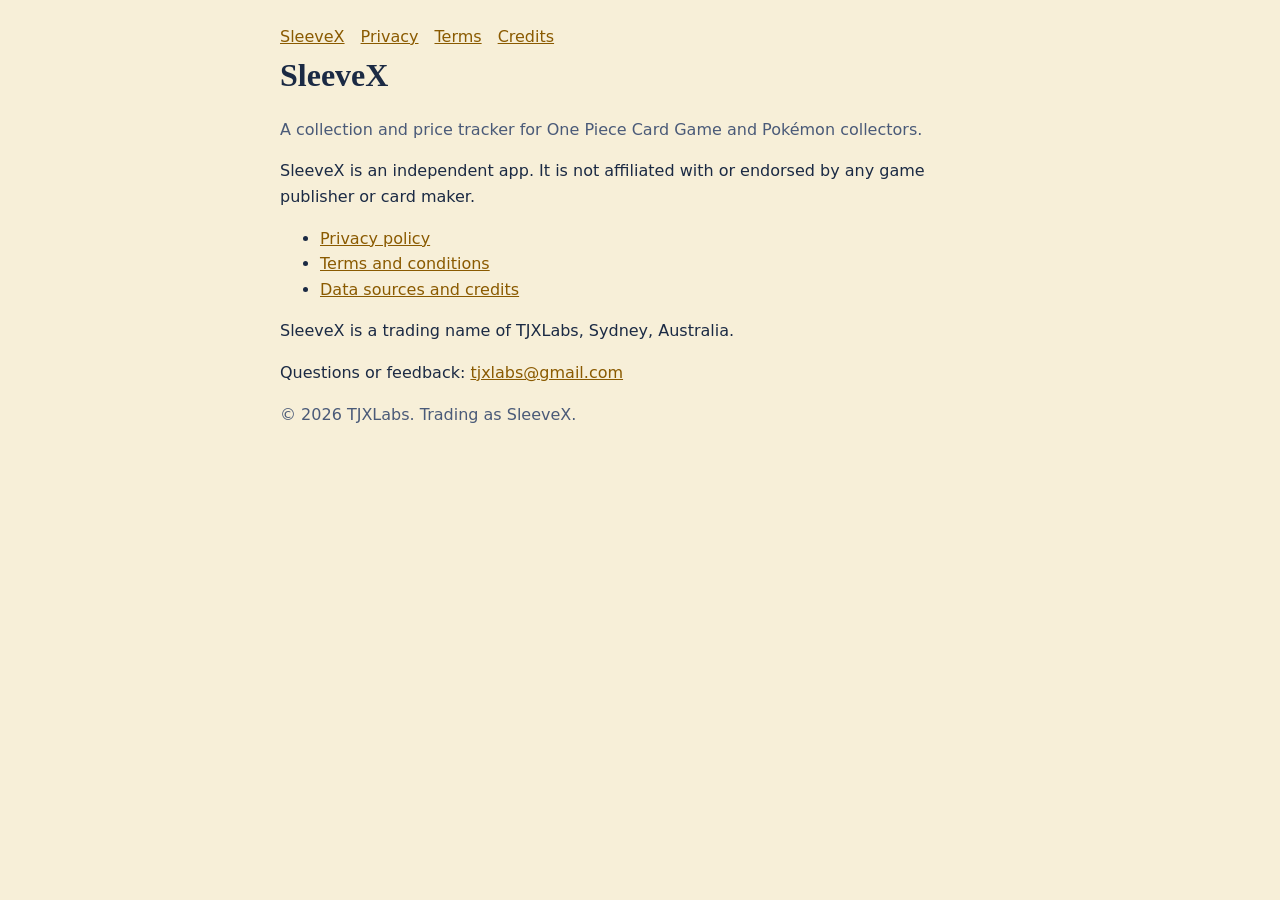
<file: index.html>
<!doctype html>
<html lang="en"><head><meta charset="utf-8"><meta name="viewport" content="width=device-width,initial-scale=1">
<title>SleeveX by TJXLabs</title><link rel="stylesheet" href="style.css"></head>
<body><main>
<nav><a href="index.html">SleeveX</a><a href="privacy.html">Privacy</a><a href="terms.html">Terms</a><a href="credits.html">Credits</a></nav>
<h1>SleeveX</h1><p class="muted">A collection and price tracker for One Piece Card Game and Pokémon collectors.</p>
<p>SleeveX is an independent app. It is not affiliated with or endorsed by any game publisher or card maker.</p>
<ul><li><a href="privacy.html">Privacy policy</a></li><li><a href="terms.html">Terms and conditions</a></li><li><a href="credits.html">Data sources and credits</a></li></ul>
<p>SleeveX is a trading name of TJXLabs, Sydney, Australia.</p>
<p>Questions or feedback: <a href="mailto:tjxlabs@gmail.com">tjxlabs@gmail.com</a></p>
<p class="muted">&copy; 2026 TJXLabs. Trading as SleeveX.</p>
</main></body></html>
</file>
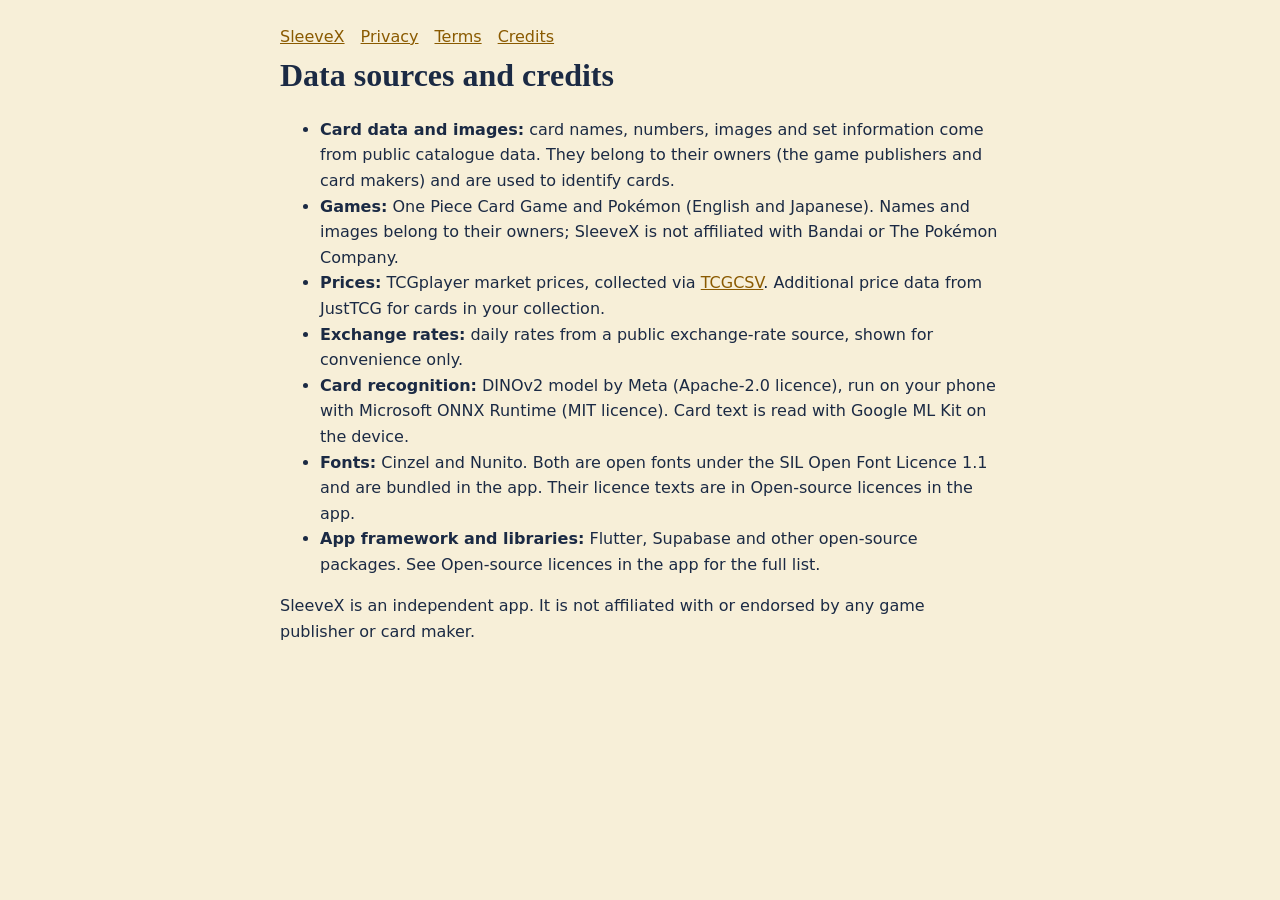
<file: credits.html>
<!doctype html>
<html lang="en"><head><meta charset="utf-8"><meta name="viewport" content="width=device-width,initial-scale=1">
<title>Data sources and credits · SleeveX</title><link rel="stylesheet" href="style.css"></head>
<body><main>
<nav><a href="index.html">SleeveX</a><a href="privacy.html">Privacy</a><a href="terms.html">Terms</a><a href="credits.html">Credits</a></nav>
<h1>Data sources and credits</h1>
<ul>
<li><b>Card data and images:</b> card names, numbers, images and set information come from public catalogue data. They belong to their owners (the game publishers and card makers) and are used to identify cards.</li>
<li><b>Games:</b> One Piece Card Game and Pokémon (English and Japanese). Names and images belong to their owners; SleeveX is not affiliated with Bandai or The Pokémon Company.</li>
<li><b>Prices:</b> TCGplayer market prices, collected via <a href="https://tcgcsv.com">TCGCSV</a>. Additional price data from JustTCG for cards in your collection.</li>
<li><b>Exchange rates:</b> daily rates from a public exchange-rate source, shown for convenience only.</li>
<li><b>Card recognition:</b> DINOv2 model by Meta (Apache-2.0 licence), run on your phone with Microsoft ONNX Runtime (MIT licence). Card text is read with Google ML Kit on the device.</li>
<li><b>Fonts:</b> Cinzel and Nunito. Both are open fonts under the SIL Open Font Licence 1.1 and are bundled in the app. Their licence texts are in Open-source licences in the app.</li>
<li><b>App framework and libraries:</b> Flutter, Supabase and other open-source packages. See Open-source licences in the app for the full list.</li>
</ul>
<p>SleeveX is an independent app. It is not affiliated with or endorsed by any game publisher or card maker.</p>
</main></body></html>
</file>
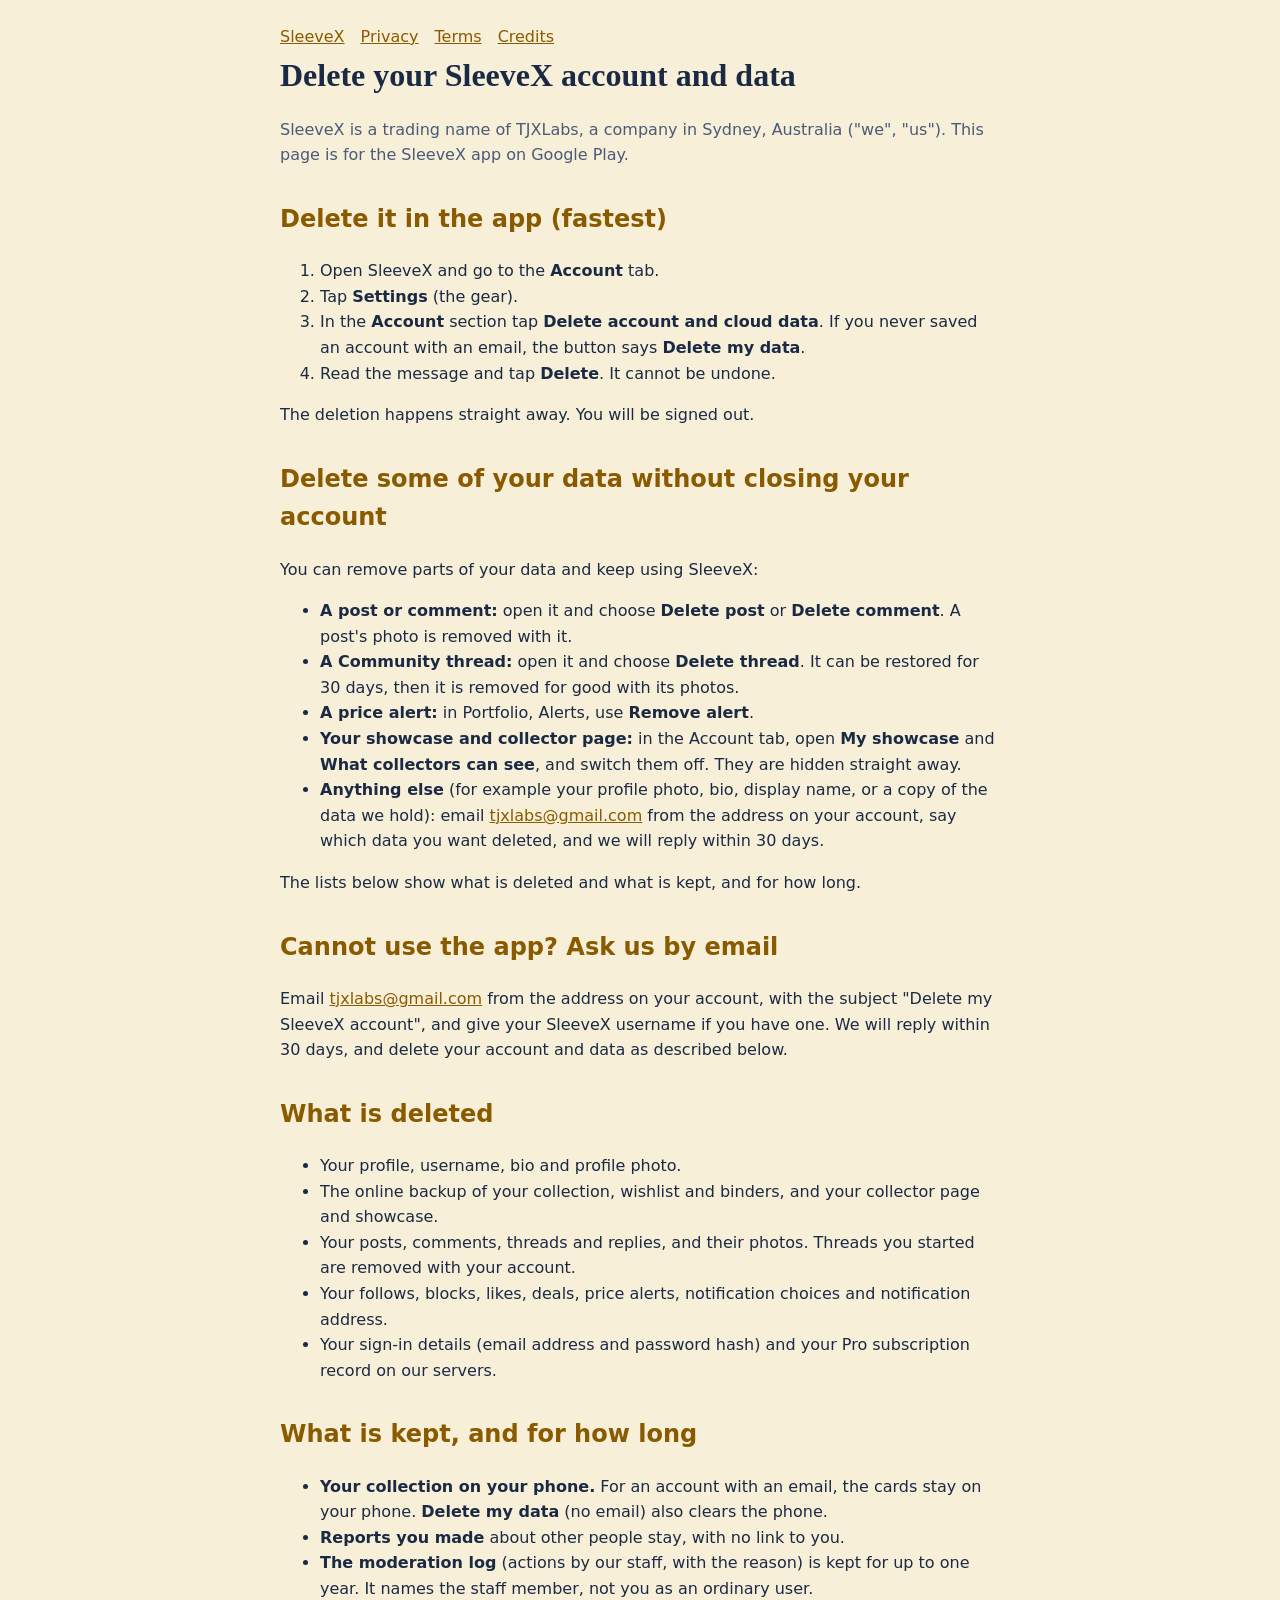
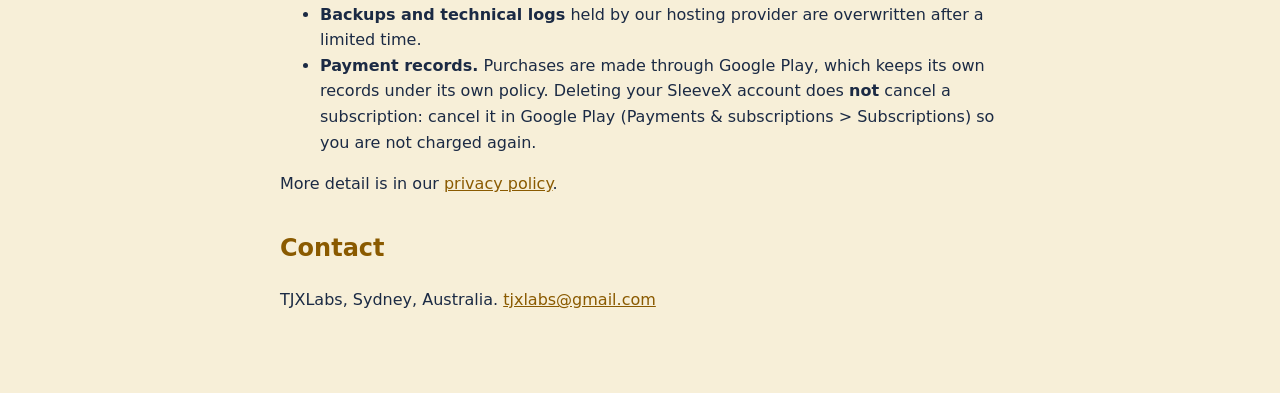
<file: delete.html>
<!doctype html>
<html lang="en"><head><meta charset="utf-8"><meta name="viewport" content="width=device-width,initial-scale=1">
<title>Delete your account · SleeveX</title><link rel="stylesheet" href="style.css"></head>
<body><main>
<nav><a href="index.html">SleeveX</a><a href="privacy.html">Privacy</a><a href="terms.html">Terms</a><a href="credits.html">Credits</a></nav>
<h1>Delete your SleeveX account and data</h1><p class="muted">SleeveX is a trading name of TJXLabs, a company in Sydney, Australia ("we", "us"). This page is for the SleeveX app on Google Play.</p>
<h2>Delete it in the app (fastest)</h2>
<ol>
<li>Open SleeveX and go to the <b>Account</b> tab.</li>
<li>Tap <b>Settings</b> (the gear).</li>
<li>In the <b>Account</b> section tap <b>Delete account and cloud data</b>. If you never saved an account with an email, the button says <b>Delete my data</b>.</li>
<li>Read the message and tap <b>Delete</b>. It cannot be undone.</li>
</ol>
<p>The deletion happens straight away. You will be signed out.</p>
<h2 id="some">Delete some of your data without closing your account</h2>
<p>You can remove parts of your data and keep using SleeveX:</p>
<ul>
<li><b>A post or comment:</b> open it and choose <b>Delete post</b> or <b>Delete comment</b>. A post's photo is removed with it.</li>
<li><b>A Community thread:</b> open it and choose <b>Delete thread</b>. It can be restored for 30 days, then it is removed for good with its photos.</li>
<li><b>A price alert:</b> in Portfolio, Alerts, use <b>Remove alert</b>.</li>
<li><b>Your showcase and collector page:</b> in the Account tab, open <b>My showcase</b> and <b>What collectors can see</b>, and switch them off. They are hidden straight away.</li>
<li><b>Anything else</b> (for example your profile photo, bio, display name, or a copy of the data we hold): email <a href="mailto:tjxlabs@gmail.com">tjxlabs@gmail.com</a> from the address on your account, say which data you want deleted, and we will reply within 30 days.</li>
</ul>
<p>The lists below show what is deleted and what is kept, and for how long.</p>
<h2>Cannot use the app? Ask us by email</h2>
<p>Email <a href="mailto:tjxlabs@gmail.com">tjxlabs@gmail.com</a> from the address on your account, with the subject "Delete my SleeveX account", and give your SleeveX username if you have one. We will reply within 30 days, and delete your account and data as described below.</p>
<h2>What is deleted</h2>
<ul>
<li>Your profile, username, bio and profile photo.</li>
<li>The online backup of your collection, wishlist and binders, and your collector page and showcase.</li>
<li>Your posts, comments, threads and replies, and their photos. Threads you started are removed with your account.</li>
<li>Your follows, blocks, likes, deals, price alerts, notification choices and notification address.</li>
<li>Your sign-in details (email address and password hash) and your Pro subscription record on our servers.</li>
</ul>
<h2>What is kept, and for how long</h2>
<ul>
<li><b>Your collection on your phone.</b> For an account with an email, the cards stay on your phone. <b>Delete my data</b> (no email) also clears the phone.</li>
<li><b>Reports you made</b> about other people stay, with no link to you.</li>
<li><b>The moderation log</b> (actions by our staff, with the reason) is kept for up to one year. It names the staff member, not you as an ordinary user.</li>
<li><b>Backups and technical logs</b> held by our hosting provider are overwritten after a limited time.</li>
<li><b>Payment records.</b> Purchases are made through Google Play, which keeps its own records under its own policy. Deleting your SleeveX account does <b>not</b> cancel a subscription: cancel it in Google Play (Payments &amp; subscriptions &gt; Subscriptions) so you are not charged again.</li>
</ul>
<p>More detail is in our <a href="privacy.html">privacy policy</a>.</p>
<h2>Contact</h2>
<p>TJXLabs, Sydney, Australia. <a href="mailto:tjxlabs@gmail.com">tjxlabs@gmail.com</a></p>
</main></body></html>
</file>
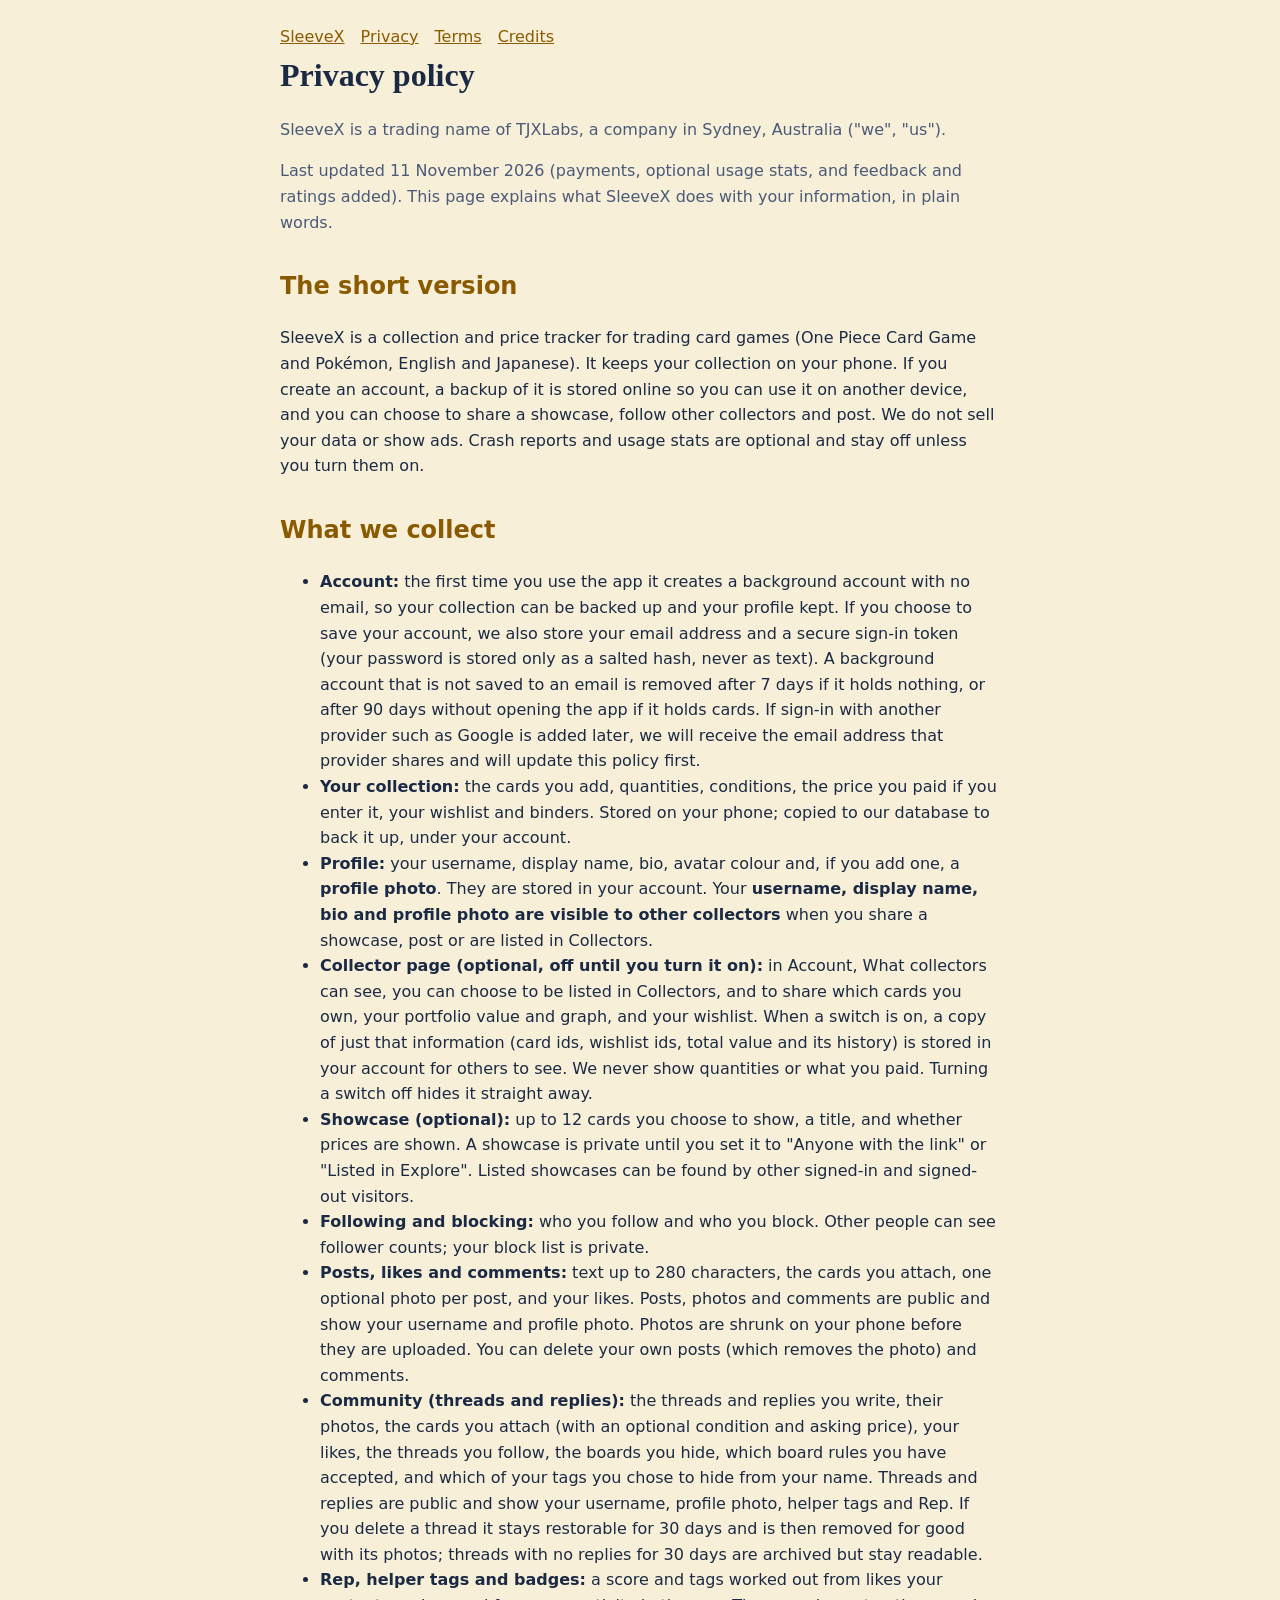
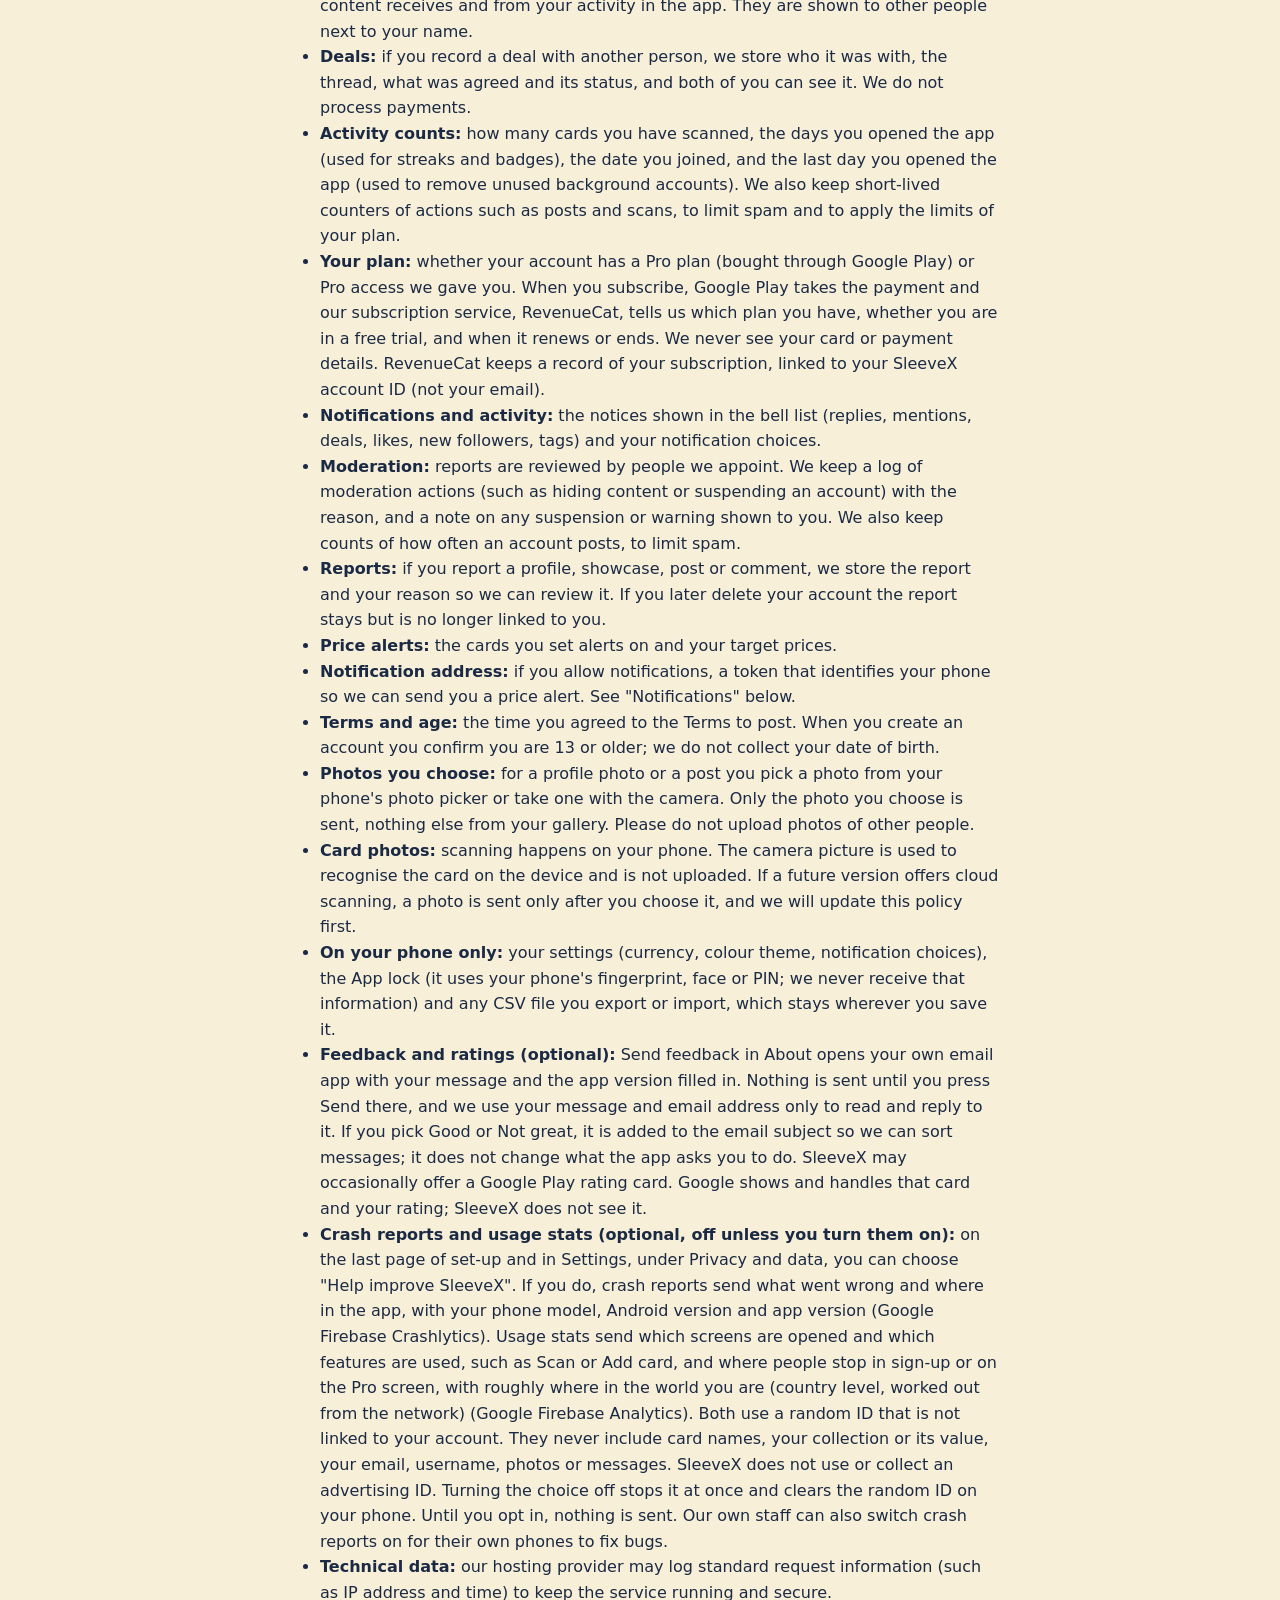
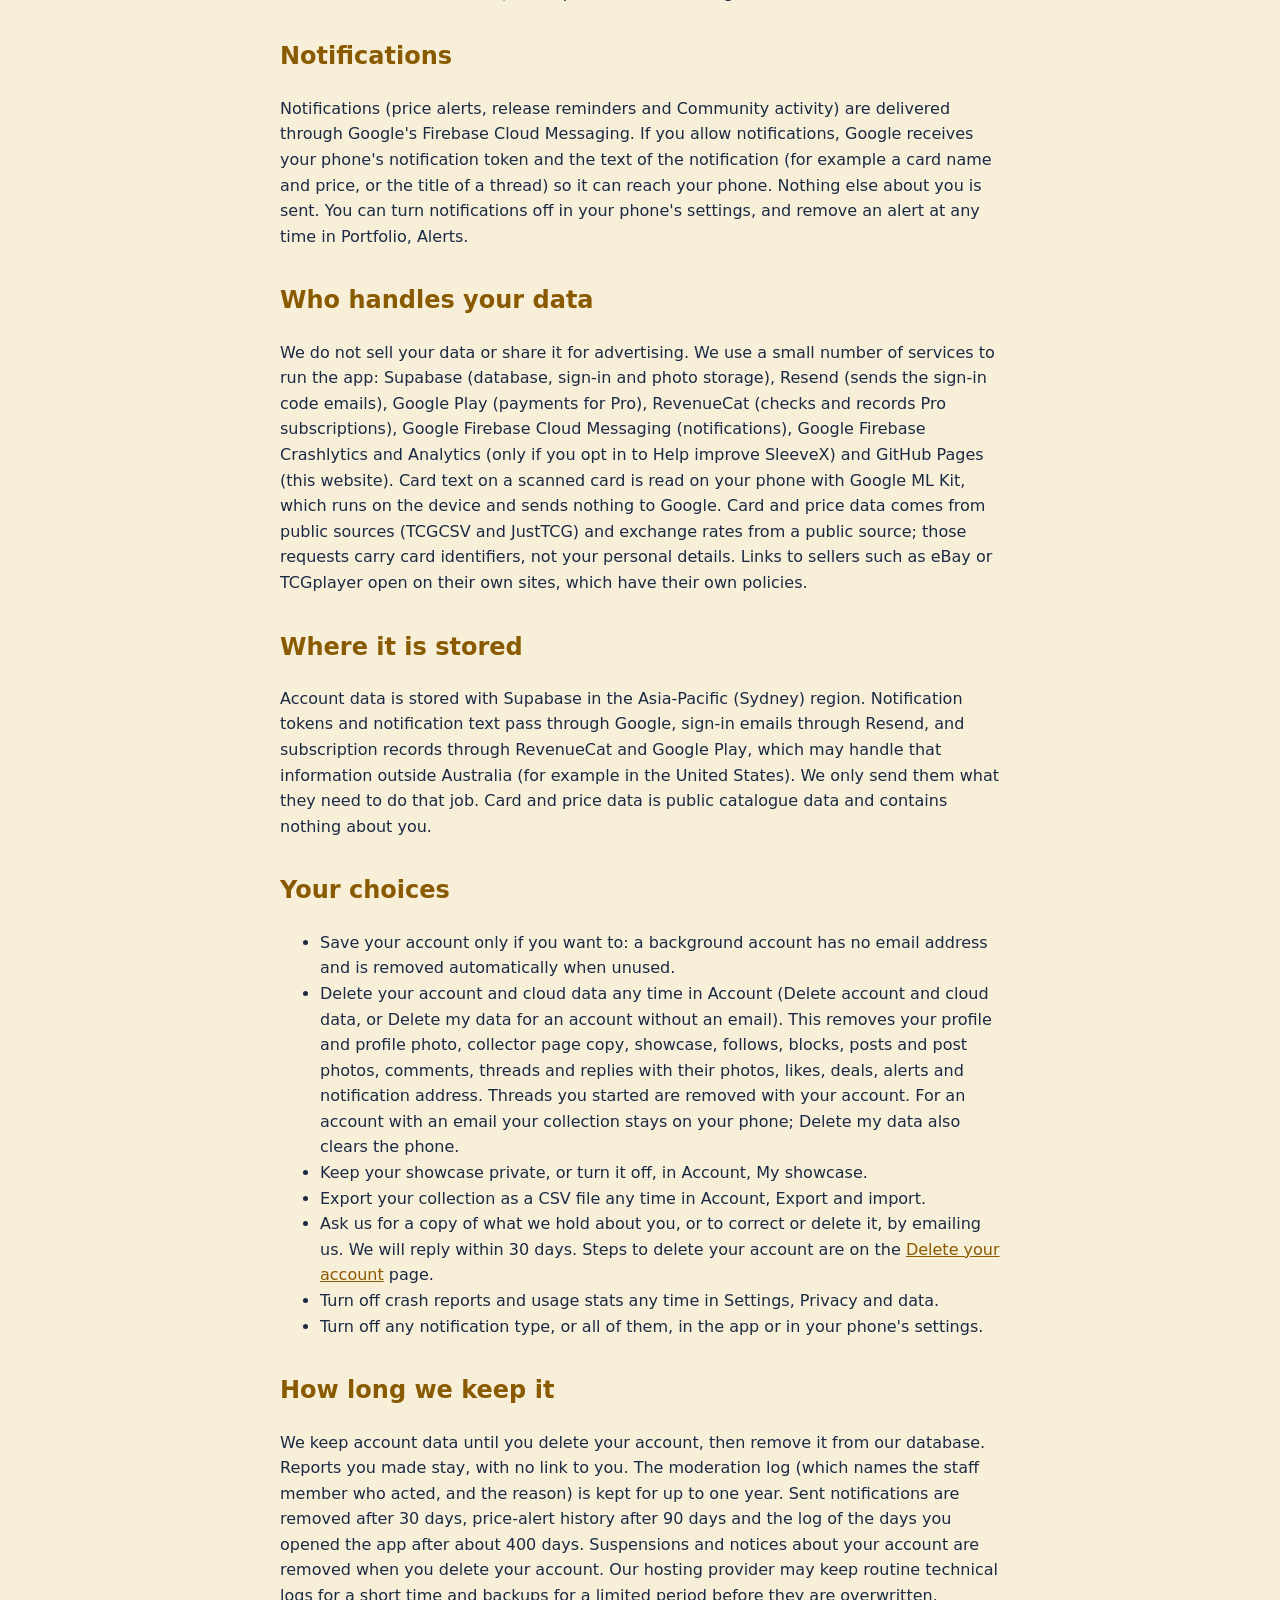
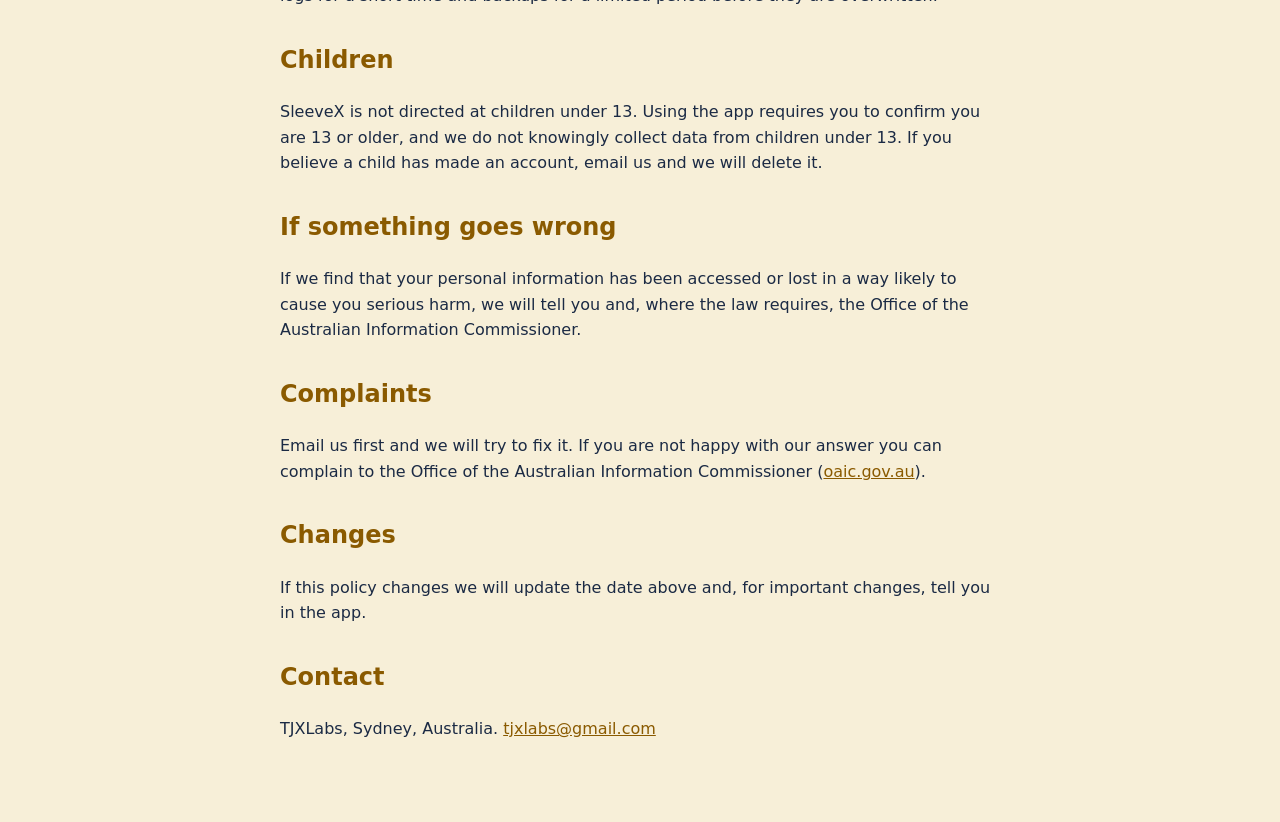
<file: privacy.html>
<!doctype html>
<html lang="en"><head><meta charset="utf-8"><meta name="viewport" content="width=device-width,initial-scale=1">
<title>Privacy policy · SleeveX</title><link rel="stylesheet" href="style.css"></head>
<body><main>
<nav><a href="index.html">SleeveX</a><a href="privacy.html">Privacy</a><a href="terms.html">Terms</a><a href="credits.html">Credits</a></nav>
<h1>Privacy policy</h1><p class="muted">SleeveX is a trading name of TJXLabs, a company in Sydney, Australia ("we", "us").</p><p class="muted">Last updated 11 November 2026 (payments, optional usage stats, and feedback and ratings added). This page explains what SleeveX does with your information, in plain words.</p>
<h2>The short version</h2>
<p>SleeveX is a collection and price tracker for trading card games (One Piece Card Game and Pokémon, English and Japanese). It keeps your collection on your phone. If you create an account, a backup of it is stored online so you can use it on another device, and you can choose to share a showcase, follow other collectors and post. We do not sell your data or show ads. Crash reports and usage stats are optional and stay off unless you turn them on.</p>
<h2>What we collect</h2>
<ul>
<li><b>Account:</b> the first time you use the app it creates a background account with no email, so your collection can be backed up and your profile kept. If you choose to save your account, we also store your email address and a secure sign-in token (your password is stored only as a salted hash, never as text). A background account that is not saved to an email is removed after 7 days if it holds nothing, or after 90 days without opening the app if it holds cards. If sign-in with another provider such as Google is added later, we will receive the email address that provider shares and will update this policy first.</li>
<li><b>Your collection:</b> the cards you add, quantities, conditions, the price you paid if you enter it, your wishlist and binders. Stored on your phone; copied to our database to back it up, under your account.</li>
<li><b>Profile:</b> your username, display name, bio, avatar colour and, if you add one, a <b>profile photo</b>. They are stored in your account. Your <b>username, display name, bio and profile photo are visible to other collectors</b> when you share a showcase, post or are listed in Collectors.</li>
<li><b>Collector page (optional, off until you turn it on):</b> in Account, What collectors can see, you can choose to be listed in Collectors, and to share which cards you own, your portfolio value and graph, and your wishlist. When a switch is on, a copy of just that information (card ids, wishlist ids, total value and its history) is stored in your account for others to see. We never show quantities or what you paid. Turning a switch off hides it straight away.</li>
<li><b>Showcase (optional):</b> up to 12 cards you choose to show, a title, and whether prices are shown. A showcase is private until you set it to "Anyone with the link" or "Listed in Explore". Listed showcases can be found by other signed-in and signed-out visitors.</li>
<li><b>Following and blocking:</b> who you follow and who you block. Other people can see follower counts; your block list is private.</li>
<li><b>Posts, likes and comments:</b> text up to 280 characters, the cards you attach, one optional photo per post, and your likes. Posts, photos and comments are public and show your username and profile photo. Photos are shrunk on your phone before they are uploaded. You can delete your own posts (which removes the photo) and comments.</li>
<li><b>Community (threads and replies):</b> the threads and replies you write, their photos, the cards you attach (with an optional condition and asking price), your likes, the threads you follow, the boards you hide, which board rules you have accepted, and which of your tags you chose to hide from your name. Threads and replies are public and show your username, profile photo, helper tags and Rep. If you delete a thread it stays restorable for 30 days and is then removed for good with its photos; threads with no replies for 30 days are archived but stay readable.</li>
<li><b>Rep, helper tags and badges:</b> a score and tags worked out from likes your content receives and from your activity in the app. They are shown to other people next to your name.</li>
<li><b>Deals:</b> if you record a deal with another person, we store who it was with, the thread, what was agreed and its status, and both of you can see it. We do not process payments.</li>
<li><b>Activity counts:</b> how many cards you have scanned, the days you opened the app (used for streaks and badges), the date you joined, and the last day you opened the app (used to remove unused background accounts). We also keep short-lived counters of actions such as posts and scans, to limit spam and to apply the limits of your plan.</li>
<li><b>Your plan:</b> whether your account has a Pro plan (bought through Google Play) or Pro access we gave you. When you subscribe, Google Play takes the payment and our subscription service, RevenueCat, tells us which plan you have, whether you are in a free trial, and when it renews or ends. We never see your card or payment details. RevenueCat keeps a record of your subscription, linked to your SleeveX account ID (not your email).</li>
<li><b>Notifications and activity:</b> the notices shown in the bell list (replies, mentions, deals, likes, new followers, tags) and your notification choices.</li>
<li><b>Moderation:</b> reports are reviewed by people we appoint. We keep a log of moderation actions (such as hiding content or suspending an account) with the reason, and a note on any suspension or warning shown to you. We also keep counts of how often an account posts, to limit spam.</li>
<li><b>Reports:</b> if you report a profile, showcase, post or comment, we store the report and your reason so we can review it. If you later delete your account the report stays but is no longer linked to you.</li>
<li><b>Price alerts:</b> the cards you set alerts on and your target prices.</li>
<li><b>Notification address:</b> if you allow notifications, a token that identifies your phone so we can send you a price alert. See "Notifications" below.</li>
<li><b>Terms and age:</b> the time you agreed to the Terms to post. When you create an account you confirm you are 13 or older; we do not collect your date of birth.</li>
<li><b>Photos you choose:</b> for a profile photo or a post you pick a photo from your phone's photo picker or take one with the camera. Only the photo you choose is sent, nothing else from your gallery. Please do not upload photos of other people.</li>
<li><b>Card photos:</b> scanning happens on your phone. The camera picture is used to recognise the card on the device and is not uploaded. If a future version offers cloud scanning, a photo is sent only after you choose it, and we will update this policy first.</li>
<li><b>On your phone only:</b> your settings (currency, colour theme, notification choices), the App lock (it uses your phone's fingerprint, face or PIN; we never receive that information) and any CSV file you export or import, which stays wherever you save it.</li>
<li><b>Feedback and ratings (optional):</b> Send feedback in About opens your own email app with your message and the app version filled in. Nothing is sent until you press Send there, and we use your message and email address only to read and reply to it. If you pick Good or Not great, it is added to the email subject so we can sort messages; it does not change what the app asks you to do. SleeveX may occasionally offer a Google Play rating card. Google shows and handles that card and your rating; SleeveX does not see it.</li>
<li><b>Crash reports and usage stats (optional, off unless you turn them on):</b> on the last page of set-up and in Settings, under Privacy and data, you can choose "Help improve SleeveX". If you do, crash reports send what went wrong and where in the app, with your phone model, Android version and app version (Google Firebase Crashlytics). Usage stats send which screens are opened and which features are used, such as Scan or Add card, and where people stop in sign-up or on the Pro screen, with roughly where in the world you are (country level, worked out from the network) (Google Firebase Analytics). Both use a random ID that is not linked to your account. They never include card names, your collection or its value, your email, username, photos or messages. SleeveX does not use or collect an advertising ID. Turning the choice off stops it at once and clears the random ID on your phone. Until you opt in, nothing is sent. Our own staff can also switch crash reports on for their own phones to fix bugs.</li>
<li><b>Technical data:</b> our hosting provider may log standard request information (such as IP address and time) to keep the service running and secure.</li>
</ul>
<h2>Notifications</h2>
<p>Notifications (price alerts, release reminders and Community activity) are delivered through Google's Firebase Cloud Messaging. If you allow notifications, Google receives your phone's notification token and the text of the notification (for example a card name and price, or the title of a thread) so it can reach your phone. Nothing else about you is sent. You can turn notifications off in your phone's settings, and remove an alert at any time in Portfolio, Alerts.</p>
<h2>Who handles your data</h2>
<p>We do not sell your data or share it for advertising. We use a small number of services to run the app: Supabase (database, sign-in and photo storage), Resend (sends the sign-in code emails), Google Play (payments for Pro), RevenueCat (checks and records Pro subscriptions), Google Firebase Cloud Messaging (notifications), Google Firebase Crashlytics and Analytics (only if you opt in to Help improve SleeveX) and GitHub Pages (this website). Card text on a scanned card is read on your phone with Google ML Kit, which runs on the device and sends nothing to Google. Card and price data comes from public sources (TCGCSV and JustTCG) and exchange rates from a public source; those requests carry card identifiers, not your personal details. Links to sellers such as eBay or TCGplayer open on their own sites, which have their own policies.</p>
<h2>Where it is stored</h2>
<p>Account data is stored with Supabase in the Asia-Pacific (Sydney) region. Notification tokens and notification text pass through Google, sign-in emails through Resend, and subscription records through RevenueCat and Google Play, which may handle that information outside Australia (for example in the United States). We only send them what they need to do that job. Card and price data is public catalogue data and contains nothing about you.</p>
<h2>Your choices</h2>
<ul><li>Save your account only if you want to: a background account has no email address and is removed automatically when unused.</li>
<li>Delete your account and cloud data any time in Account (Delete account and cloud data, or Delete my data for an account without an email). This removes your profile and profile photo, collector page copy, showcase, follows, blocks, posts and post photos, comments, threads and replies with their photos, likes, deals, alerts and notification address. Threads you started are removed with your account. For an account with an email your collection stays on your phone; Delete my data also clears the phone.</li>
<li>Keep your showcase private, or turn it off, in Account, My showcase.</li>
<li>Export your collection as a CSV file any time in Account, Export and import.</li>
<li>Ask us for a copy of what we hold about you, or to correct or delete it, by emailing us. We will reply within 30 days. Steps to delete your account are on the <a href="delete.html">Delete your account</a> page.</li>
<li>Turn off crash reports and usage stats any time in Settings, Privacy and data.</li>
<li>Turn off any notification type, or all of them, in the app or in your phone's settings.</li></ul>
<h2>How long we keep it</h2>
<p>We keep account data until you delete your account, then remove it from our database. Reports you made stay, with no link to you. The moderation log (which names the staff member who acted, and the reason) is kept for up to one year. Sent notifications are removed after 30 days, price-alert history after 90 days and the log of the days you opened the app after about 400 days. Suspensions and notices about your account are removed when you delete your account. Our hosting provider may keep routine technical logs for a short time and backups for a limited period before they are overwritten.</p>
<h2>Children</h2>
<p>SleeveX is not directed at children under 13. Using the app requires you to confirm you are 13 or older, and we do not knowingly collect data from children under 13. If you believe a child has made an account, email us and we will delete it.</p>
<h2>If something goes wrong</h2>
<p>If we find that your personal information has been accessed or lost in a way likely to cause you serious harm, we will tell you and, where the law requires, the Office of the Australian Information Commissioner.</p>
<h2>Complaints</h2>
<p>Email us first and we will try to fix it. If you are not happy with our answer you can complain to the Office of the Australian Information Commissioner (<a href="https://www.oaic.gov.au">oaic.gov.au</a>).</p>
<h2>Changes</h2>
<p>If this policy changes we will update the date above and, for important changes, tell you in the app.</p>
<h2>Contact</h2>
<p>TJXLabs, Sydney, Australia. <a href="mailto:tjxlabs@gmail.com">tjxlabs@gmail.com</a></p>
</main></body></html>
</file>
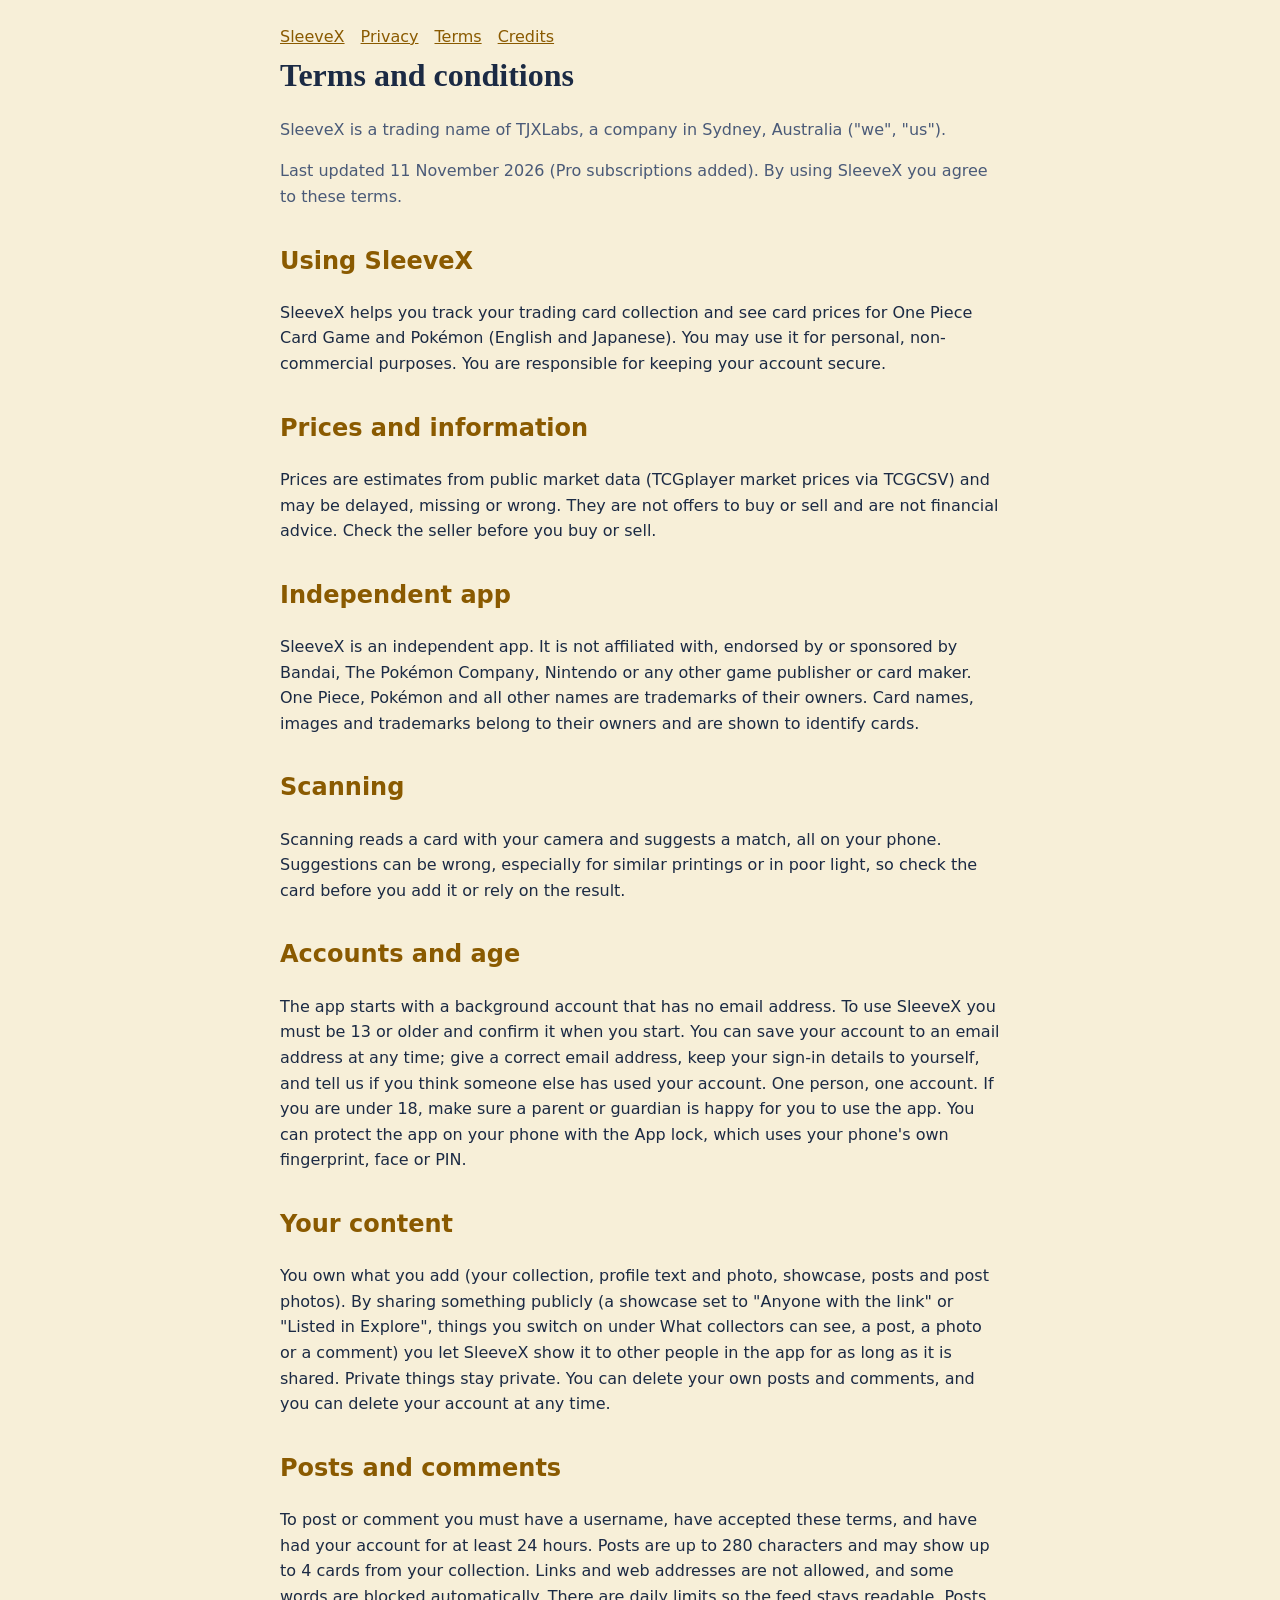
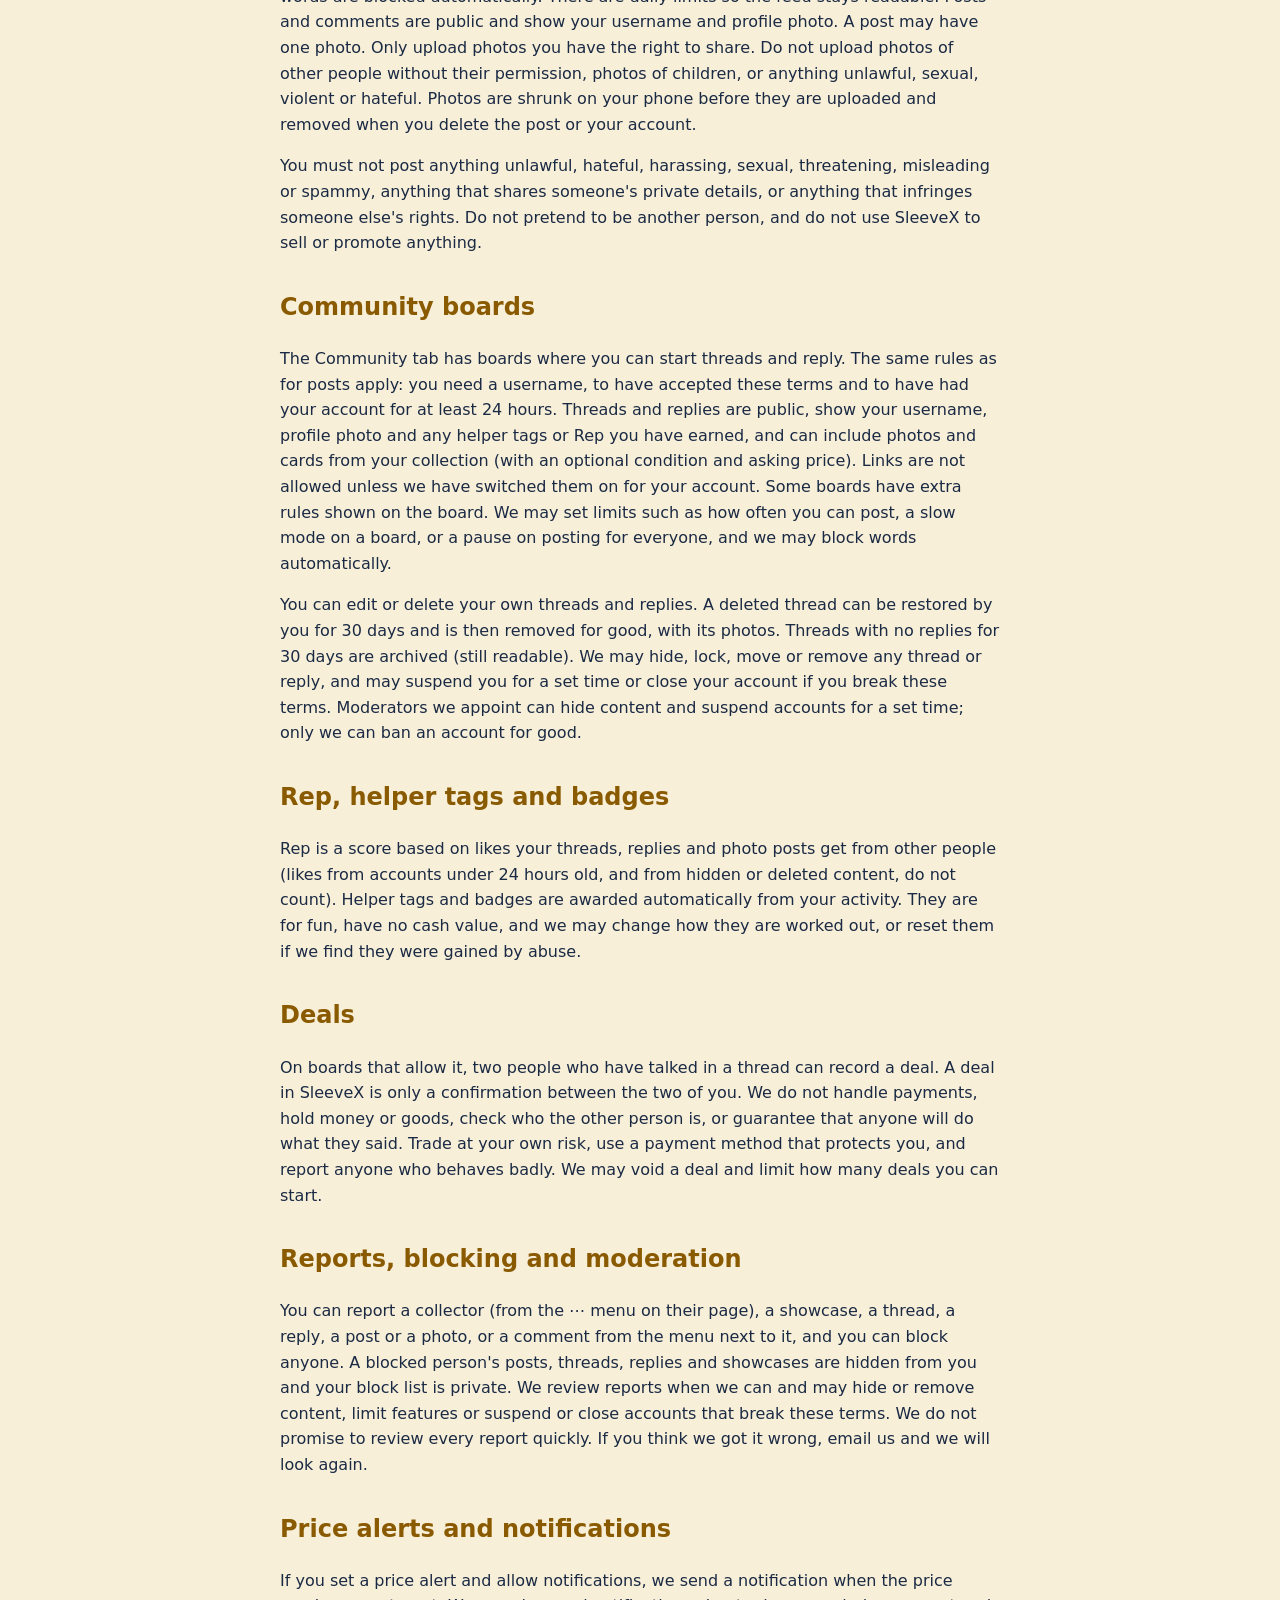
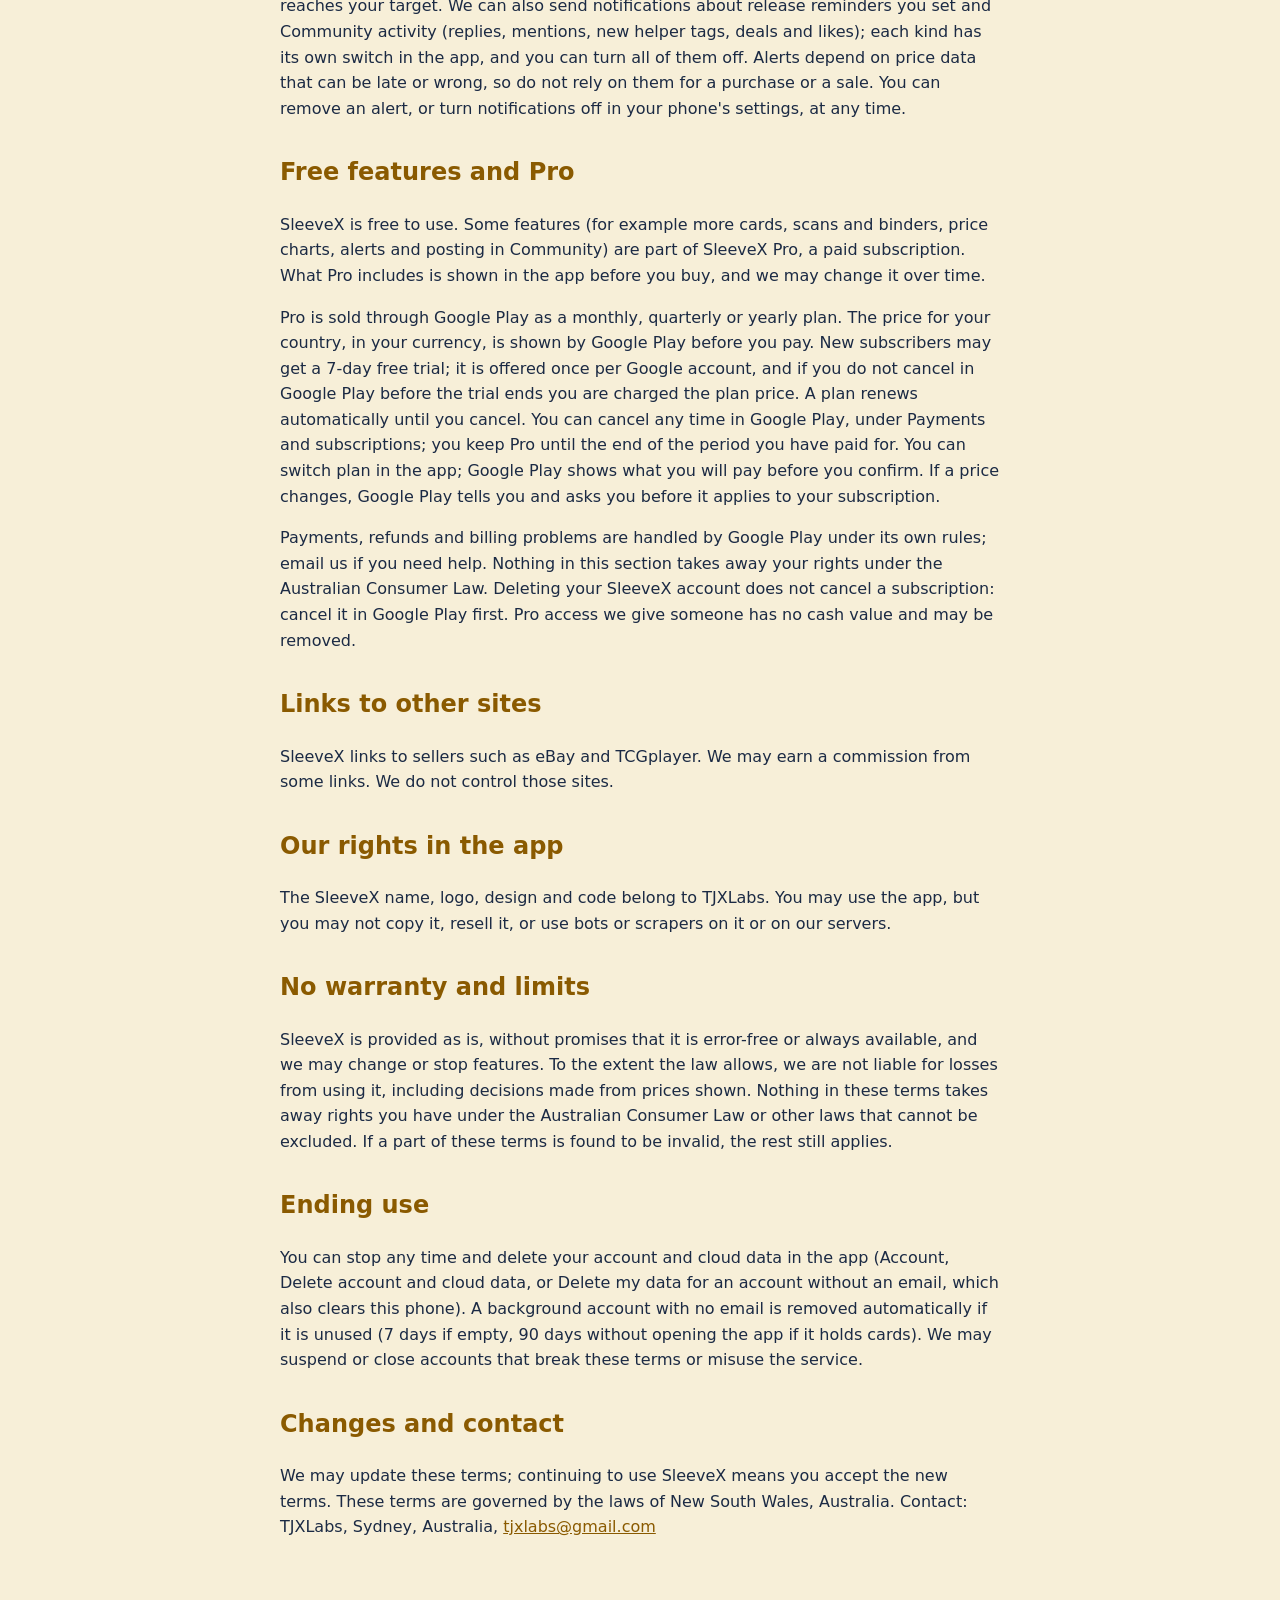
<file: terms.html>
<!doctype html>
<html lang="en"><head><meta charset="utf-8"><meta name="viewport" content="width=device-width,initial-scale=1">
<title>Terms and conditions · SleeveX</title><link rel="stylesheet" href="style.css"></head>
<body><main>
<nav><a href="index.html">SleeveX</a><a href="privacy.html">Privacy</a><a href="terms.html">Terms</a><a href="credits.html">Credits</a></nav>
<h1>Terms and conditions</h1><p class="muted">SleeveX is a trading name of TJXLabs, a company in Sydney, Australia ("we", "us").</p><p class="muted">Last updated 11 November 2026 (Pro subscriptions added). By using SleeveX you agree to these terms.</p>
<h2>Using SleeveX</h2>
<p>SleeveX helps you track your trading card collection and see card prices for One Piece Card Game and Pokémon (English and Japanese). You may use it for personal, non-commercial purposes. You are responsible for keeping your account secure.</p>
<h2>Prices and information</h2>
<p>Prices are estimates from public market data (TCGplayer market prices via TCGCSV) and may be delayed, missing or wrong. They are not offers to buy or sell and are not financial advice. Check the seller before you buy or sell.</p>
<h2>Independent app</h2>
<p>SleeveX is an independent app. It is not affiliated with, endorsed by or sponsored by Bandai, The Pokémon Company, Nintendo or any other game publisher or card maker. One Piece, Pokémon and all other names are trademarks of their owners. Card names, images and trademarks belong to their owners and are shown to identify cards.</p>
<h2>Scanning</h2>
<p>Scanning reads a card with your camera and suggests a match, all on your phone. Suggestions can be wrong, especially for similar printings or in poor light, so check the card before you add it or rely on the result.</p>
<h2>Accounts and age</h2>
<p>The app starts with a background account that has no email address. To use SleeveX you must be 13 or older and confirm it when you start. You can save your account to an email address at any time; give a correct email address, keep your sign-in details to yourself, and tell us if you think someone else has used your account. One person, one account. If you are under 18, make sure a parent or guardian is happy for you to use the app. You can protect the app on your phone with the App lock, which uses your phone's own fingerprint, face or PIN.</p>
<h2>Your content</h2>
<p>You own what you add (your collection, profile text and photo, showcase, posts and post photos). By sharing something publicly (a showcase set to "Anyone with the link" or "Listed in Explore", things you switch on under What collectors can see, a post, a photo or a comment) you let SleeveX show it to other people in the app for as long as it is shared. Private things stay private. You can delete your own posts and comments, and you can delete your account at any time.</p>
<h2>Posts and comments</h2>
<p>To post or comment you must have a username, have accepted these terms, and have had your account for at least 24 hours. Posts are up to 280 characters and may show up to 4 cards from your collection. Links and web addresses are not allowed, and some words are blocked automatically. There are daily limits so the feed stays readable. Posts and comments are public and show your username and profile photo. A post may have one photo. Only upload photos you have the right to share. Do not upload photos of other people without their permission, photos of children, or anything unlawful, sexual, violent or hateful. Photos are shrunk on your phone before they are uploaded and removed when you delete the post or your account.</p>
<p>You must not post anything unlawful, hateful, harassing, sexual, threatening, misleading or spammy, anything that shares someone's private details, or anything that infringes someone else's rights. Do not pretend to be another person, and do not use SleeveX to sell or promote anything.</p>
<h2>Community boards</h2>
<p>The Community tab has boards where you can start threads and reply. The same rules as for posts apply: you need a username, to have accepted these terms and to have had your account for at least 24 hours. Threads and replies are public, show your username, profile photo and any helper tags or Rep you have earned, and can include photos and cards from your collection (with an optional condition and asking price). Links are not allowed unless we have switched them on for your account. Some boards have extra rules shown on the board. We may set limits such as how often you can post, a slow mode on a board, or a pause on posting for everyone, and we may block words automatically.</p>
<p>You can edit or delete your own threads and replies. A deleted thread can be restored by you for 30 days and is then removed for good, with its photos. Threads with no replies for 30 days are archived (still readable). We may hide, lock, move or remove any thread or reply, and may suspend you for a set time or close your account if you break these terms. Moderators we appoint can hide content and suspend accounts for a set time; only we can ban an account for good.</p>
<h2>Rep, helper tags and badges</h2>
<p>Rep is a score based on likes your threads, replies and photo posts get from other people (likes from accounts under 24 hours old, and from hidden or deleted content, do not count). Helper tags and badges are awarded automatically from your activity. They are for fun, have no cash value, and we may change how they are worked out, or reset them if we find they were gained by abuse.</p>
<h2>Deals</h2>
<p>On boards that allow it, two people who have talked in a thread can record a deal. A deal in SleeveX is only a confirmation between the two of you. We do not handle payments, hold money or goods, check who the other person is, or guarantee that anyone will do what they said. Trade at your own risk, use a payment method that protects you, and report anyone who behaves badly. We may void a deal and limit how many deals you can start.</p>
<h2>Reports, blocking and moderation</h2>
<p>You can report a collector (from the ⋯ menu on their page), a showcase, a thread, a reply, a post or a photo, or a comment from the menu next to it, and you can block anyone. A blocked person's posts, threads, replies and showcases are hidden from you and your block list is private. We review reports when we can and may hide or remove content, limit features or suspend or close accounts that break these terms. We do not promise to review every report quickly. If you think we got it wrong, email us and we will look again.</p>
<h2>Price alerts and notifications</h2>
<p>If you set a price alert and allow notifications, we send a notification when the price reaches your target. We can also send notifications about release reminders you set and Community activity (replies, mentions, new helper tags, deals and likes); each kind has its own switch in the app, and you can turn all of them off. Alerts depend on price data that can be late or wrong, so do not rely on them for a purchase or a sale. You can remove an alert, or turn notifications off in your phone's settings, at any time.</p>
<h2>Free features and Pro</h2>
<p>SleeveX is free to use. Some features (for example more cards, scans and binders, price charts, alerts and posting in Community) are part of SleeveX Pro, a paid subscription. What Pro includes is shown in the app before you buy, and we may change it over time.</p>
<p>Pro is sold through Google Play as a monthly, quarterly or yearly plan. The price for your country, in your currency, is shown by Google Play before you pay. New subscribers may get a 7-day free trial; it is offered once per Google account, and if you do not cancel in Google Play before the trial ends you are charged the plan price. A plan renews automatically until you cancel. You can cancel any time in Google Play, under Payments and subscriptions; you keep Pro until the end of the period you have paid for. You can switch plan in the app; Google Play shows what you will pay before you confirm. If a price changes, Google Play tells you and asks you before it applies to your subscription.</p>
<p>Payments, refunds and billing problems are handled by Google Play under its own rules; email us if you need help. Nothing in this section takes away your rights under the Australian Consumer Law. Deleting your SleeveX account does not cancel a subscription: cancel it in Google Play first. Pro access we give someone has no cash value and may be removed.</p>
<h2>Links to other sites</h2>
<p>SleeveX links to sellers such as eBay and TCGplayer. We may earn a commission from some links. We do not control those sites.</p>
<h2>Our rights in the app</h2>
<p>The SleeveX name, logo, design and code belong to TJXLabs. You may use the app, but you may not copy it, resell it, or use bots or scrapers on it or on our servers.</p>
<h2>No warranty and limits</h2>
<p>SleeveX is provided as is, without promises that it is error-free or always available, and we may change or stop features. To the extent the law allows, we are not liable for losses from using it, including decisions made from prices shown. Nothing in these terms takes away rights you have under the Australian Consumer Law or other laws that cannot be excluded. If a part of these terms is found to be invalid, the rest still applies.</p>
<h2>Ending use</h2>
<p>You can stop any time and delete your account and cloud data in the app (Account, Delete account and cloud data, or Delete my data for an account without an email, which also clears this phone). A background account with no email is removed automatically if it is unused (7 days if empty, 90 days without opening the app if it holds cards). We may suspend or close accounts that break these terms or misuse the service.</p>
<h2>Changes and contact</h2>
<p>We may update these terms; continuing to use SleeveX means you accept the new terms. These terms are governed by the laws of New South Wales, Australia. Contact: TJXLabs, Sydney, Australia, <a href="mailto:tjxlabs@gmail.com">tjxlabs@gmail.com</a></p>
</main></body></html>
</file>
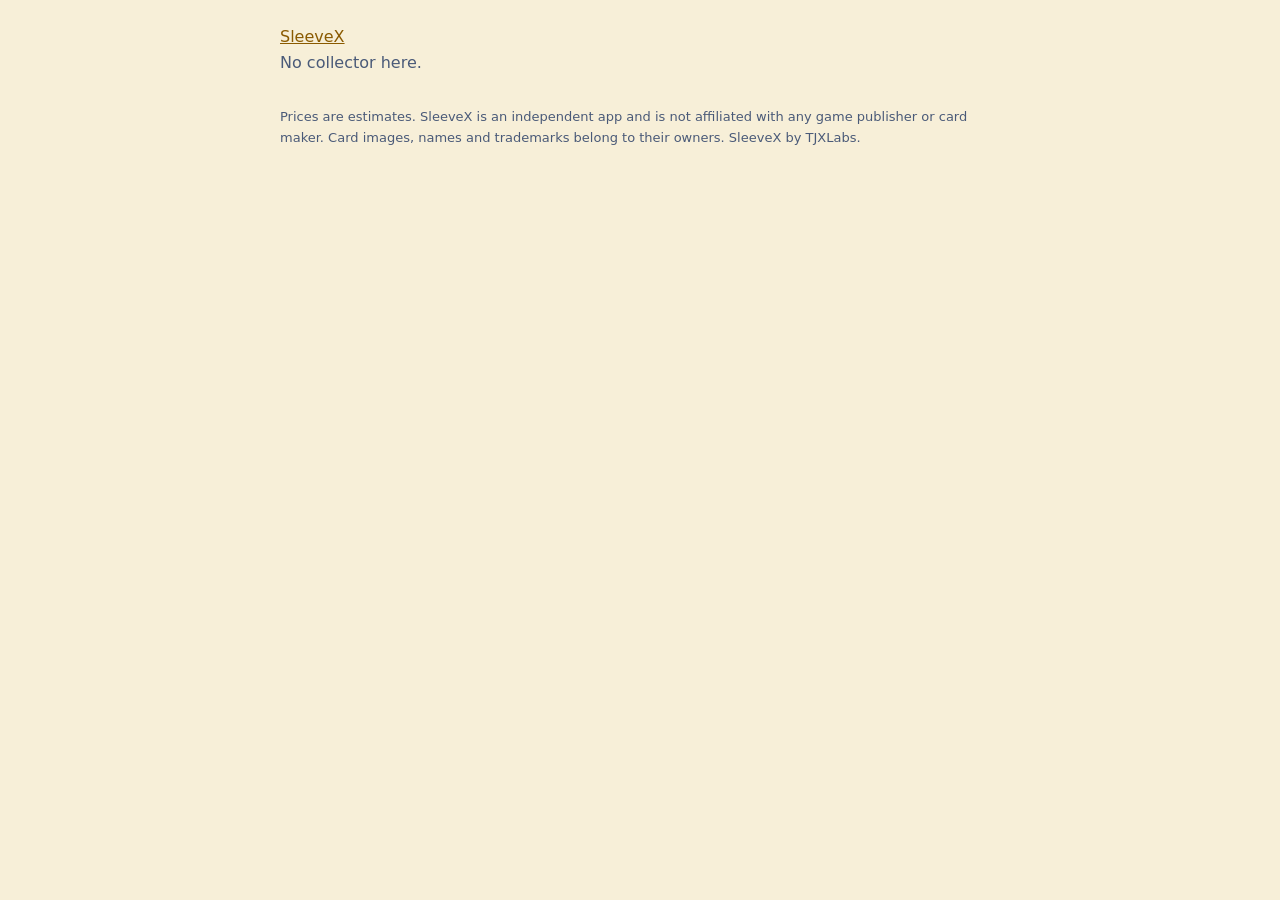
<file: u.html>
<!doctype html>
<html lang="en"><head><meta charset="utf-8"><meta name="viewport" content="width=device-width,initial-scale=1">
<title>SleeveX collector</title><link rel="stylesheet" href="style.css">
<style>.grid{display:grid;grid-template-columns:repeat(auto-fill,minmax(120px,1fr));gap:12px;margin-top:20px}
.grid img{width:100%;aspect-ratio:5/7;object-fit:cover;border-radius:8px;background:var(--card)}
.n{font-size:12px;color:var(--muted)}.p{font-weight:700;color:var(--gold)}
.head{display:flex;flex-direction:column;align-items:center;text-align:center;gap:4px;margin-top:16px}
.av{width:84px;height:84px;border-radius:50%;object-fit:cover;border:3px solid var(--gold);background:var(--card);display:flex;align-items:center;justify-content:center;font-size:32px;font-weight:700;color:var(--gold)}
.counts{display:flex;gap:28px;margin-top:12px}.counts b{display:block;font-size:20px}
.steps{margin-top:24px;padding:16px;border:1px solid var(--muted);border-radius:12px}
.steps ol{margin:8px 0 0;padding-left:20px}.steps li{margin:4px 0}
.btn{display:inline-block;margin-top:12px;padding:10px 16px;border-radius:999px;border:1px solid var(--muted);color:var(--muted);font-size:14px}
</style></head>
<body><main>
<nav><a href="index.html">SleeveX</a></nav>
<div id="msg" class="muted">Loading…</div>
<div id="profile" hidden>
  <div class="head">
    <div id="av"></div>
    <h1 id="t" style="margin:8px 0 0"></h1>
    <div id="who" class="muted"></div>
    <div id="bio"></div>
    <div class="counts"><div><b id="fol">0</b><span class="n">Followers</span></div><div><b id="fing">0</b><span class="n">Following</span></div><div><b id="cards">0</b><span class="n">Showcase cards</span></div></div>
  </div>
  <div class="steps">
    <strong id="stepsT">Follow in SleeveX</strong>
    <ol><li>Open SleeveX on your phone</li><li>On Home, find the Collectors card</li><li>Search <span id="at"></span> and tap Follow</li></ol>
    <span class="btn" aria-disabled="true">Get the app: coming soon</span>
  </div>
  <h2 id="showT" style="margin-top:28px" hidden>Showcase</h2>
  <div id="grid" class="grid"></div>
</div>
<p class="muted" style="margin-top:32px;font-size:13px">Prices are estimates. SleeveX is an independent app and is not affiliated with any game publisher or card maker. Card images, names and trademarks belong to their owners. SleeveX by TJXLabs.</p>
</main>
<script>
// The publishable key is safe in a public page: the database only lets visitors read what is public.
const URL_ = 'https://ayirdymsowuqkjrqjywi.supabase.co';
const KEY = 'sb_publishable_Rh7pgcCv90b7KAmfr9n9uA_Toz5OtCy';
const H = { apikey: KEY, Authorization: 'Bearer ' + KEY, 'Content-Type': 'application/json' };
const name = (new URLSearchParams(location.search).get('name') || '').toLowerCase();
const msg = document.getElementById('msg');
const $ = id => document.getElementById(id);
const esc = s => String(s ?? '').replace(/[&<>"']/g, c => ({ '&': '&amp;', '<': '&lt;', '>': '&gt;', '"': '&quot;', "'": '&#39;' }[c]));
(async () => {
  if (!/^[a-z0-9_]{3,20}$/.test(name)) { msg.textContent = 'No collector here.'; return; }
  try {
    const r = await fetch(URL_ + '/rest/v1/rpc/get_collector', { method: 'POST', headers: H, body: JSON.stringify({ name }) });
    const c = await r.json();
    if (!r.ok || !c) { msg.textContent = '@' + name + ' does not exist, or is not available.'; return; }
    const shown = c.display_name || c.username;
    document.title = shown + ' (@' + c.username + ') · SleeveX';
    $('t').textContent = shown;
    $('who').textContent = '@' + c.username;
    $('bio').textContent = c.bio || '';
    $('at').textContent = '@' + c.username;
    $('stepsT').textContent = 'Follow ' + shown + ' in SleeveX';
    $('fol').textContent = c.followers || 0;
    $('fing').textContent = c.following || 0;
    const show = c.showcase;
    const ids = show ? (show.product_ids || []) : [];
    $('cards').textContent = ids.length;
    $('av').outerHTML = c.avatar_url
      ? '<img class="av" alt="" src="' + esc(URL_ + '/storage/v1/object/public/avatars/' + c.avatar_url) + '">'
      : '<div class="av">' + esc(shown.charAt(0).toUpperCase()) + '</div>';
    msg.remove();
    $('profile').hidden = false;
    if (!ids.length) return;
    $('showT').hidden = false;
    $('showT').textContent = show.title || 'Showcase';
    const pr = await fetch(URL_ + '/rest/v1/catalogue_products?select=id,name,number,image_url,price_usd_cents&id=in.(' + ids.join(',') + ')', { headers: H });
    const rows = await pr.json();
    const by = Object.fromEntries(rows.map(x => [x.id, x]));
    $('grid').innerHTML = ids.filter(i => by[i]).map(i => {
      const p = by[i];
      const price = show.show_prices && p.price_usd_cents != null ? '<div class="p">$' + (p.price_usd_cents / 100).toFixed(2) + '</div>' : '';
      return '<div>' + (p.image_url ? '<img loading="lazy" alt="' + esc(p.name) + '" src="' + esc(p.image_url) + '">' : '') + '<div class="n">' + esc(p.number || p.name) + '</div>' + price + '</div>';
    }).join('');
  } catch (e) { msg.textContent = 'Could not load this page. Check your connection.'; }
})();
</script></body></html>
</file>
<file: style.css>
:root{color-scheme:dark light;--bg:#0a1f3d;--card:#12335f;--text:#f7efd8;--muted:#b9c6da;--gold:#f2b84b}
@media (prefers-color-scheme:light){:root{--bg:#f7efd8;--card:#fff;--text:#1b2a44;--muted:#4a5a78;--gold:#8a5a00}}
body{margin:0;background:var(--bg);color:var(--text);font:16px/1.6 system-ui,sans-serif}
main{max-width:720px;margin:0 auto;padding:24px 20px 64px}
h1{font-family:Georgia,serif;margin:0 0 4px}h2{margin-top:32px;color:var(--gold)}
a{color:var(--gold)}.muted{color:var(--muted)}
nav a{margin-right:16px}
</file>
